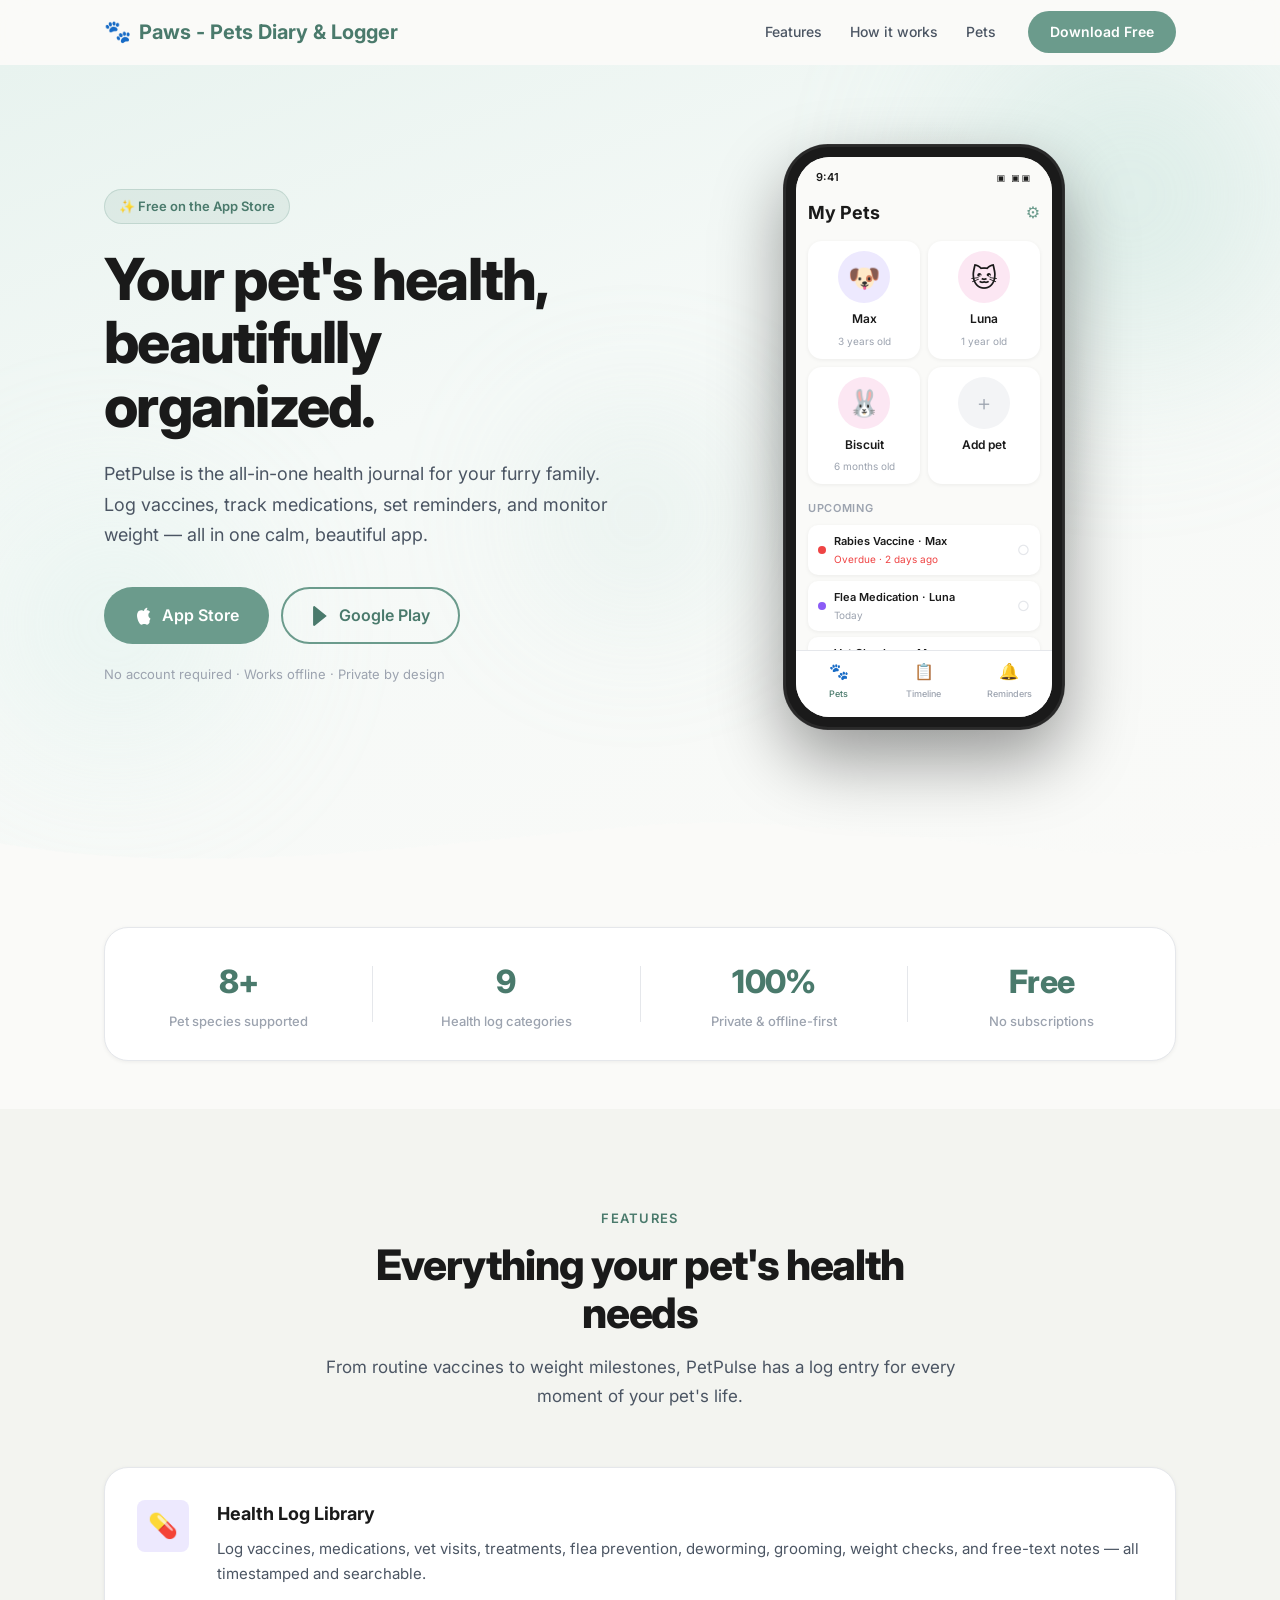
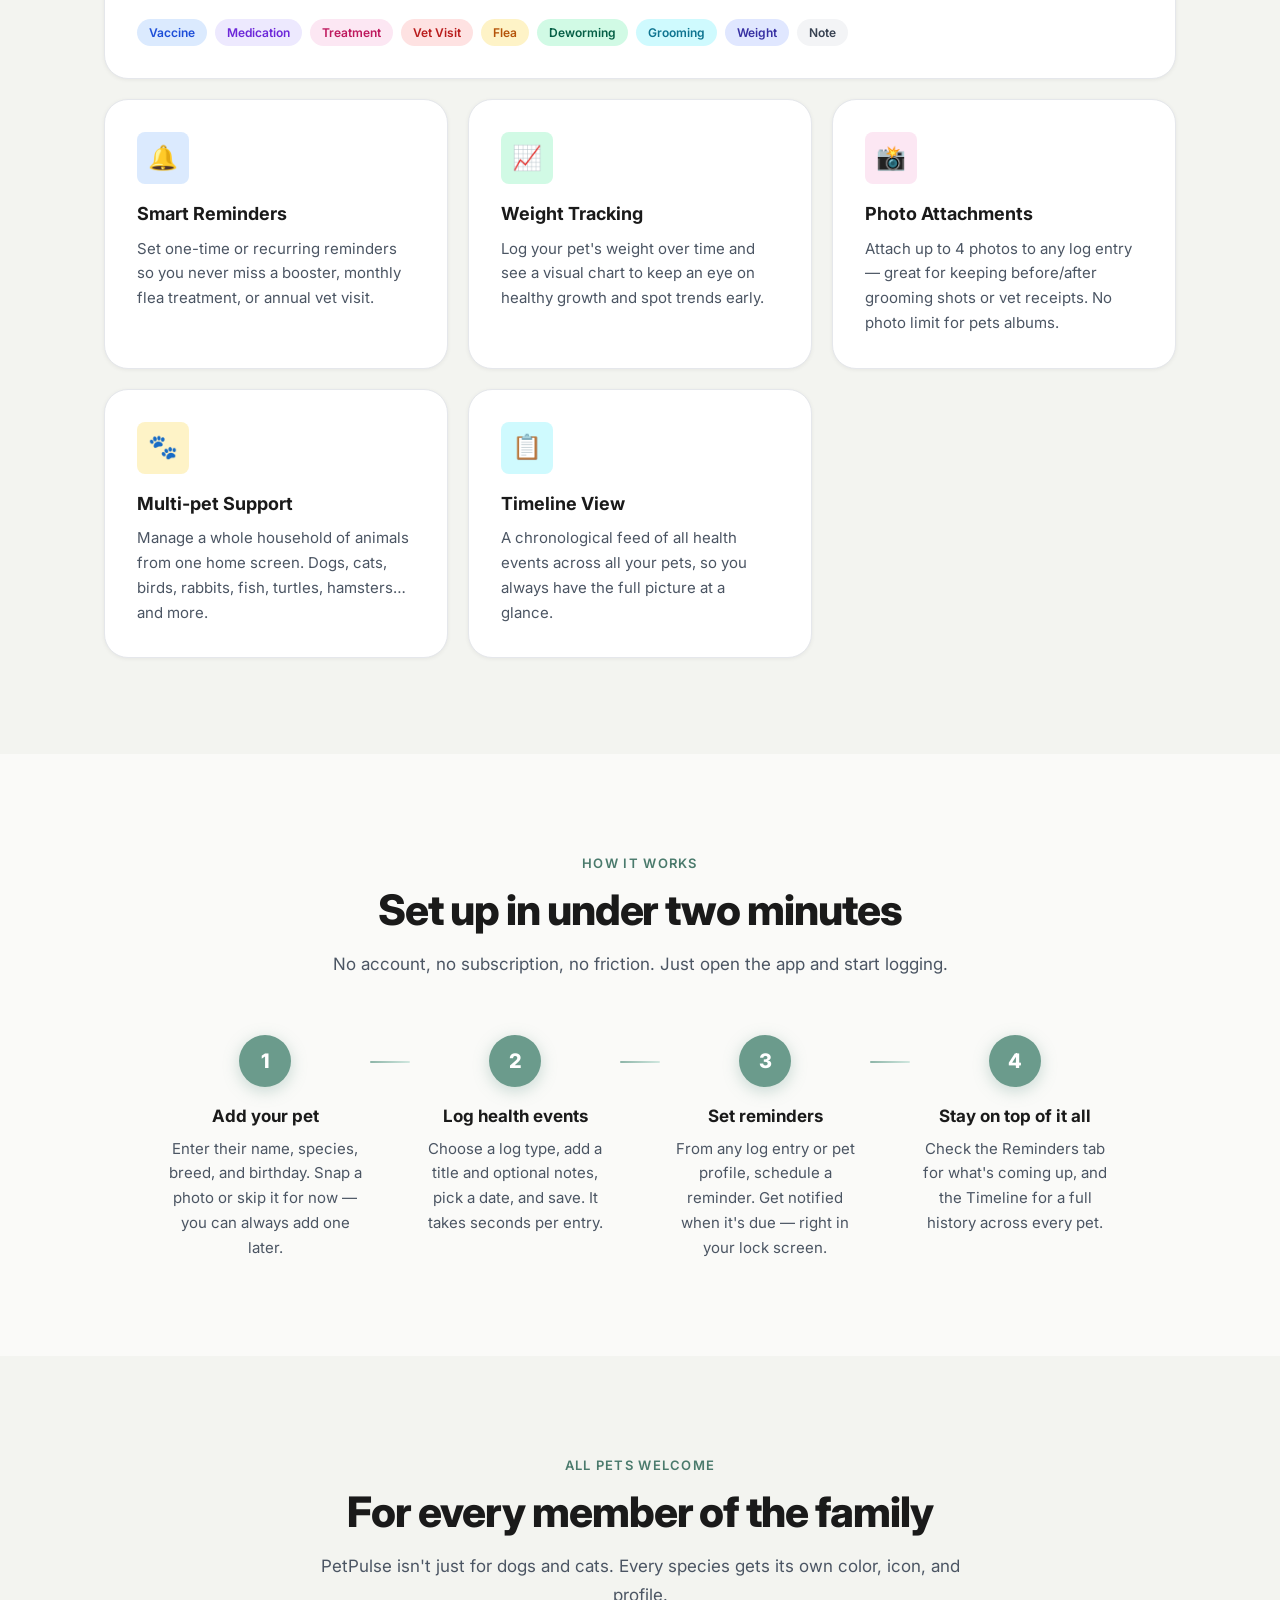
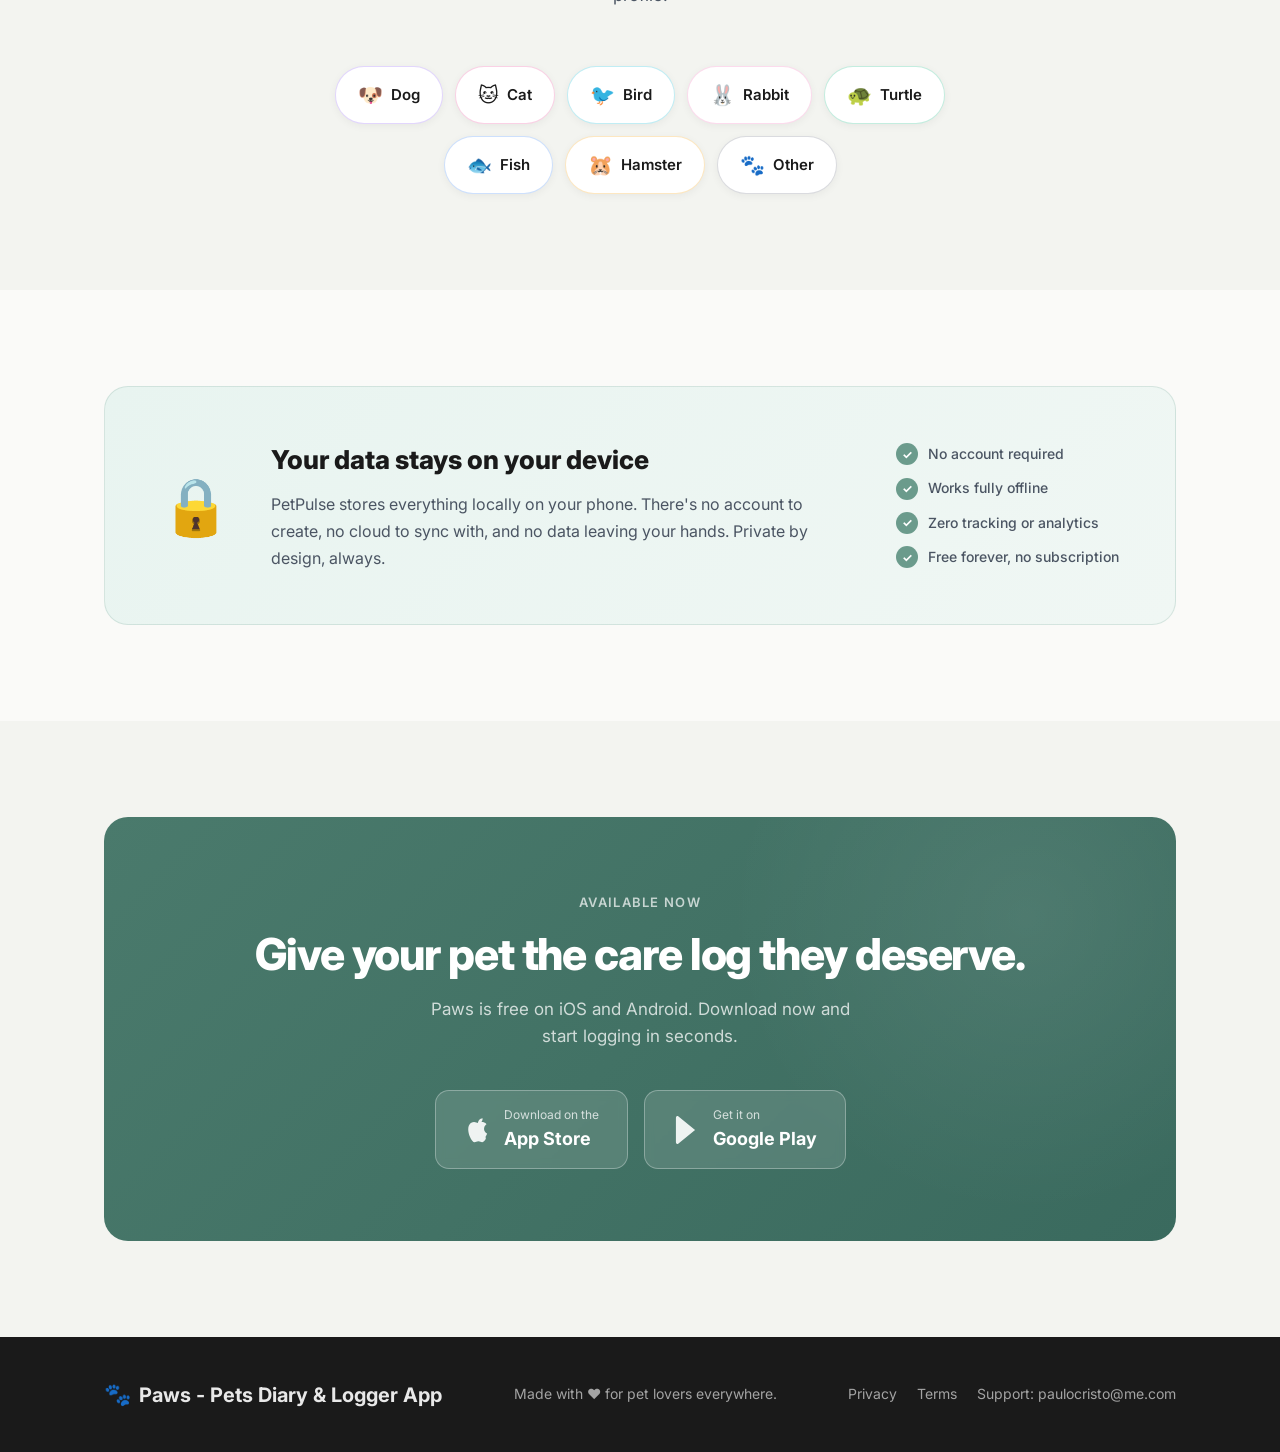
<file: index.html>
<!DOCTYPE html>
<html lang="en">
<head>
  <meta charset="UTF-8" />
  <meta name="viewport" content="width=device-width, initial-scale=1.0" />
  <title>Paws - Smart Pet Health Tracker</title>
  <meta name="description" content="Track vaccines, medications, vet visits, and more for all your pets. PetPulse is the all-in-one health journal for your furry, feathered, and scaly family members." />
  <link rel="preconnect" href="https://fonts.googleapis.com" />
  <link rel="preconnect" href="https://fonts.gstatic.com" crossorigin />
  <link href="https://fonts.googleapis.com/css2?family=Inter:wght@300;400;500;600;700;800&display=swap" rel="stylesheet" />
  <link rel="stylesheet" href="style.css" />
</head>
<body>

  <!-- NAV -->
  <nav class="nav" id="nav">
    <div class="nav-inner container">
      <a href="#" class="nav-logo">
        <span class="logo-icon">🐾</span>
        <span class="logo-text">Paws - Pets Diary & Logger</span>
      </a>
      <div class="nav-links">
        <a href="#features">Features</a>
        <a href="#how-it-works">How it works</a>
        <a href="#pets">Pets</a>
      </div>
      <a href="#download" class="btn btn-primary btn-sm">Download Free</a>
    </div>
  </nav>

  <!-- HERO -->
  <section class="hero">
    <div class="hero-bg-blobs" aria-hidden="true">
      <div class="blob blob-1"></div>
      <div class="blob blob-2"></div>
      <div class="blob blob-3"></div>
    </div>
    <div class="container hero-inner">
      <div class="hero-copy">
        <div class="badge">✨ Free on the App Store</div>
        <h1 class="hero-title">Your pet's health,<br />beautifully organized.</h1>
        <p class="hero-sub">
          PetPulse is the all-in-one health journal for your furry family. Log vaccines, track medications, set reminders, and monitor weight — all in one calm, beautiful app.
        </p>
        <div class="hero-actions">
          <a href="https://apps.apple.com/us/app/paws-pets-diary-vet-logger/id6761196437" class="btn btn-primary btn-lg">
            <svg width="20" height="20" viewBox="0 0 24 24" fill="currentColor"><path d="M18.71 19.5c-.83 1.44-1.74 2.88-3.05 2.91-1.3.03-1.7-.82-3.31-.82-1.64 0-2.08.8-3.32.82-1.27.03-2.28-1.56-3.15-2.99C3.64 15.13 2.85 10.07 4.6 7.4c.87-1.32 2.37-2.16 3.99-2.19 1.29-.02 2.51.87 3.3.87.78 0 2.26-1.07 3.8-.91.65.03 2.47.26 3.64 1.98-.09.06-2.17 1.28-2.15 3.81.03 3.02 2.65 4.03 2.68 4.04-.03.07-.42 1.44-1.38 2.83M13 3.5c.73-.83 1.94-1.46 2.94-1.5.13 1.17-.34 2.35-1.04 3.19-.69.85-1.83 1.51-2.95 1.42-.15-1.15.41-2.35 1.05-3.11z"/></svg>
            App Store
          </a>
          <a href="https://play.google.com/store/apps/details?id=com.paws.petslogger" class="btn btn-outline btn-lg">
            <svg width="20" height="20" viewBox="0 0 24 24" fill="currentColor"><path d="M3.18 23.76c.39.23.87.24 1.28.01L18.92 12 4.46.23C4.05 0 3.57.01 3.18.24 2.79.47 2.5.91 2.5 1.5v21c0 .59.29 1.03.68 1.26z"/></svg>
            Google Play
          </a>
        </div>
        <p class="hero-note">No account required · Works offline · Private by design</p>
      </div>
      <div class="hero-phone">
        <div class="phone-wrap">
          <div class="phone-frame">
            <div class="phone-screen">
              <div class="mock-status-bar">
                <span>9:41</span>
                <span class="mock-icons">▣ ▣▣</span>
              </div>
              <div class="mock-app">
                <div class="mock-header">
                  <span class="mock-title">My Pets</span>
                  <span class="mock-icon-btn">⚙</span>
                </div>
                <div class="mock-pet-grid">
                  <div class="mock-pet-card mock-pet-card--dog">
                    <div class="mock-pet-img">🐶</div>
                    <span class="mock-pet-name">Max</span>
                    <span class="mock-pet-sub">3 years old</span>
                  </div>
                  <div class="mock-pet-card mock-pet-card--cat">
                    <div class="mock-pet-img">🐱</div>
                    <span class="mock-pet-name">Luna</span>
                    <span class="mock-pet-sub">1 year old</span>
                  </div>
                  <div class="mock-pet-card mock-pet-card--rabbit">
                    <div class="mock-pet-img">🐰</div>
                    <span class="mock-pet-name">Biscuit</span>
                    <span class="mock-pet-sub">6 months old</span>
                  </div>
                  <div class="mock-pet-card mock-pet-card--add">
                    <div class="mock-pet-img">＋</div>
                    <span class="mock-pet-name">Add pet</span>
                    <span class="mock-pet-sub">&nbsp;</span>
                  </div>
                </div>
                <div class="mock-upcoming">
                  <span class="mock-section-label">Upcoming</span>
                  <div class="mock-reminder overdue">
                    <span class="mock-r-dot" style="background:#EF4444"></span>
                    <div class="mock-r-info">
                      <span class="mock-r-title">Rabies Vaccine · Max</span>
                      <span class="mock-r-date" style="color:#EF4444">Overdue · 2 days ago</span>
                    </div>
                    <span class="mock-r-check">○</span>
                  </div>
                  <div class="mock-reminder">
                    <span class="mock-r-dot" style="background:#8B5CF6"></span>
                    <div class="mock-r-info">
                      <span class="mock-r-title">Flea Medication · Luna</span>
                      <span class="mock-r-date">Today</span>
                    </div>
                    <span class="mock-r-check">○</span>
                  </div>
                  <div class="mock-reminder">
                    <span class="mock-r-dot" style="background:#3B82F6"></span>
                    <div class="mock-r-info">
                      <span class="mock-r-title">Vet Check-up · Max</span>
                      <span class="mock-r-date">In 3 days</span>
                    </div>
                    <span class="mock-r-check">○</span>
                  </div>
                </div>
              </div>
              <div class="mock-tab-bar">
                <div class="mock-tab active">
                  <span>🐾</span><span>Pets</span>
                </div>
                <div class="mock-tab">
                  <span>📋</span><span>Timeline</span>
                </div>
                <div class="mock-tab">
                  <span>🔔</span><span>Reminders</span>
                </div>
              </div>
            </div>
          </div>
          <div class="phone-glow" aria-hidden="true"></div>
        </div>
      </div>
    </div>
    <div class="hero-wave" aria-hidden="true">
      <svg viewBox="0 0 1440 80" fill="none" xmlns="http://www.w3.org/2000/svg" preserveAspectRatio="none">
        <path d="M0 80L1440 80L1440 40C1200 80 960 0 720 20C480 40 240 80 0 40L0 80Z" fill="#FAFAF8"/>
      </svg>
    </div>
  </section>

  <!-- SOCIAL PROOF STRIP -->
  <section class="proof container">
    <div class="proof-inner">
      <div class="proof-stat">
        <span class="proof-num">8+</span>
        <span class="proof-label">Pet species supported</span>
      </div>
      <div class="proof-divider"></div>
      <div class="proof-stat">
        <span class="proof-num">9</span>
        <span class="proof-label">Health log categories</span>
      </div>
      <div class="proof-divider"></div>
      <div class="proof-stat">
        <span class="proof-num">100%</span>
        <span class="proof-label">Private &amp; offline-first</span>
      </div>
      <div class="proof-divider"></div>
      <div class="proof-stat">
        <span class="proof-num">Free</span>
        <span class="proof-label">No subscriptions</span>
      </div>
    </div>
  </section>

  <!-- FEATURES -->
  <section class="features section" id="features">
    <div class="container">
      <div class="section-header">
        <span class="section-eyebrow">Features</span>
        <h2 class="section-title">Everything your pet's health needs</h2>
        <p class="section-sub">From routine vaccines to weight milestones, PetPulse has a log entry for every moment of your pet's life.</p>
      </div>

      <div class="features-grid">

        <div class="feature-card feature-card--wide">
          <div class="feature-icon" style="background:#EDE9FE; color:#7C3AED;">💊</div>
          <div class="feature-text">
            <h3>Health Log Library</h3>
            <p>Log vaccines, medications, vet visits, treatments, flea prevention, deworming, grooming, weight checks, and free-text notes — all timestamped and searchable.</p>
          </div>
          <div class="feature-tags">
            <span class="tag tag--blue">Vaccine</span>
            <span class="tag tag--purple">Medication</span>
            <span class="tag tag--pink">Treatment</span>
            <span class="tag tag--red">Vet Visit</span>
            <span class="tag tag--yellow">Flea</span>
            <span class="tag tag--green">Deworming</span>
            <span class="tag tag--cyan">Grooming</span>
            <span class="tag tag--indigo">Weight</span>
            <span class="tag tag--gray">Note</span>
          </div>
        </div>

        <div class="feature-card">
          <div class="feature-icon" style="background:#DBEAFE; color:#2563EB;">🔔</div>
          <h3>Smart Reminders</h3>
          <p>Set one-time or recurring reminders so you never miss a booster, monthly flea treatment, or annual vet visit.</p>
        </div>

        <div class="feature-card">
          <div class="feature-icon" style="background:#D1FAE5; color:#059669;">📈</div>
          <h3>Weight Tracking</h3>
          <p>Log your pet's weight over time and see a visual chart to keep an eye on healthy growth and spot trends early.</p>
        </div>

        <div class="feature-card">
          <div class="feature-icon" style="background:#FCE7F3; color:#DB2777;">📸</div>
          <h3>Photo Attachments</h3>
          <p>Attach up to 4 photos to any log entry — great for keeping before/after grooming shots or vet receipts. No photo limit for pets albums.</p>
        </div>

        <div class="feature-card">
          <div class="feature-icon" style="background:#FEF3C7; color:#D97706;">🐾</div>
          <h3>Multi-pet Support</h3>
          <p>Manage a whole household of animals from one home screen. Dogs, cats, birds, rabbits, fish, turtles, hamsters… and more.</p>
        </div>

        <div class="feature-card">
          <div class="feature-icon" style="background:#CFFAFE; color:#0891B2;">📋</div>
          <h3>Timeline View</h3>
          <p>A chronological feed of all health events across all your pets, so you always have the full picture at a glance.</p>
        </div>

      </div>
    </div>
  </section>

  <!-- HOW IT WORKS -->
  <section class="how section" id="how-it-works">
    <div class="container">
      <div class="section-header">
        <span class="section-eyebrow">How it works</span>
        <h2 class="section-title">Set up in under two minutes</h2>
        <p class="section-sub">No account, no subscription, no friction. Just open the app and start logging.</p>
      </div>

      <div class="steps">
        <div class="step">
          <div class="step-number">1</div>
          <div class="step-content">
            <h3>Add your pet</h3>
            <p>Enter their name, species, breed, and birthday. Snap a photo or skip it for now — you can always add one later.</p>
          </div>
        </div>
        <div class="step-connector" aria-hidden="true"></div>
        <div class="step">
          <div class="step-number">2</div>
          <div class="step-content">
            <h3>Log health events</h3>
            <p>Choose a log type, add a title and optional notes, pick a date, and save. It takes seconds per entry.</p>
          </div>
        </div>
        <div class="step-connector" aria-hidden="true"></div>
        <div class="step">
          <div class="step-number">3</div>
          <div class="step-content">
            <h3>Set reminders</h3>
            <p>From any log entry or pet profile, schedule a reminder. Get notified when it's due — right in your lock screen.</p>
          </div>
        </div>
        <div class="step-connector" aria-hidden="true"></div>
        <div class="step">
          <div class="step-number">4</div>
          <div class="step-content">
            <h3>Stay on top of it all</h3>
            <p>Check the Reminders tab for what's coming up, and the Timeline for a full history across every pet.</p>
          </div>
        </div>
      </div>
    </div>
  </section>

  <!-- PETS SECTION -->
  <section class="pets-section section" id="pets">
    <div class="container">
      <div class="section-header">
        <span class="section-eyebrow">All pets welcome</span>
        <h2 class="section-title">For every member of the family</h2>
        <p class="section-sub">PetPulse isn't just for dogs and cats. Every species gets its own color, icon, and profile.</p>
      </div>

      <div class="pets-grid">
        <div class="pet-pill" style="--pet-color: #8B5CF6">
          <span class="pet-emoji">🐶</span>
          <span>Dog</span>
        </div>
        <div class="pet-pill" style="--pet-color: #EC4899">
          <span class="pet-emoji">🐱</span>
          <span>Cat</span>
        </div>
        <div class="pet-pill" style="--pet-color: #06B6D4">
          <span class="pet-emoji">🐦</span>
          <span>Bird</span>
        </div>
        <div class="pet-pill" style="--pet-color: #F472B6">
          <span class="pet-emoji">🐰</span>
          <span>Rabbit</span>
        </div>
        <div class="pet-pill" style="--pet-color: #10B981">
          <span class="pet-emoji">🐢</span>
          <span>Turtle</span>
        </div>
        <div class="pet-pill" style="--pet-color: #3B82F6">
          <span class="pet-emoji">🐟</span>
          <span>Fish</span>
        </div>
        <div class="pet-pill" style="--pet-color: #F59E0B">
          <span class="pet-emoji">🐹</span>
          <span>Hamster</span>
        </div>
        <div class="pet-pill" style="--pet-color: #6B7280">
          <span class="pet-emoji">🐾</span>
          <span>Other</span>
        </div>
      </div>
    </div>
  </section>

  <!-- PRIVACY SECTION -->
  <section class="privacy-section section">
    <div class="container">
      <div class="privacy-card">
        <div class="privacy-icon">🔒</div>
        <div class="privacy-text">
          <h2>Your data stays on your device</h2>
          <p>PetPulse stores everything locally on your phone. There's no account to create, no cloud to sync with, and no data leaving your hands. Private by design, always.</p>
        </div>
        <div class="privacy-checks">
          <div class="check-item">
            <span class="check-dot check-dot--green">✓</span>
            <span>No account required</span>
          </div>
          <div class="check-item">
            <span class="check-dot check-dot--green">✓</span>
            <span>Works fully offline</span>
          </div>
          <div class="check-item">
            <span class="check-dot check-dot--green">✓</span>
            <span>Zero tracking or analytics</span>
          </div>
          <div class="check-item">
            <span class="check-dot check-dot--green">✓</span>
            <span>Free forever, no subscription</span>
          </div>
        </div>
      </div>
    </div>
  </section>

  <!-- DOWNLOAD CTA -->
  <section class="download section" id="download">
    <div class="container">
      <div class="download-card">
        <div class="download-blob" aria-hidden="true"></div>
        <span class="download-eyebrow">Available now</span>
        <h2 class="download-title">Give your pet the care log they deserve.</h2>
        <p class="download-sub">Paws is free on iOS and Android. Download now and start logging in seconds.</p>
        <div class="download-btns">
          <a href="https://apps.apple.com/us/app/paws-pets-diary-logger/id6761196437" class="store-btn">
            <span class="store-icon">
              <svg viewBox="0 0 24 24" width="28" height="28" fill="currentColor"><path d="M18.71 19.5c-.83 1.44-1.74 2.88-3.05 2.91-1.3.03-1.7-.82-3.31-.82-1.64 0-2.08.8-3.32.82-1.27.03-2.28-1.56-3.15-2.99C3.64 15.13 2.85 10.07 4.6 7.4c.87-1.32 2.37-2.16 3.99-2.19 1.29-.02 2.51.87 3.3.87.78 0 2.26-1.07 3.8-.91.65.03 2.47.26 3.64 1.98-.09.06-2.17 1.28-2.15 3.81.03 3.02 2.65 4.03 2.68 4.04-.03.07-.42 1.44-1.38 2.83M13 3.5c.73-.83 1.94-1.46 2.94-1.5.13 1.17-.34 2.35-1.04 3.19-.69.85-1.83 1.51-2.95 1.42-.15-1.15.41-2.35 1.05-3.11z"/></svg>
            </span>
            <span class="store-text">
              <span class="store-sub">Download on the</span>
              <span class="store-name">App Store</span>
            </span>
          </a>
          <a href="https://play.google.com/store/apps/details?id=com.pcdreams.petlogger" class="store-btn">
            <span class="store-icon">
              <svg viewBox="0 0 24 24" width="28" height="28" fill="currentColor"><path d="M3.18 23.76c.39.23.87.24 1.28.01L18.92 12 4.46.23C4.05 0 3.57.01 3.18.24 2.79.47 2.5.91 2.5 1.5v21c0 .59.29 1.03.68 1.26z"/></svg>
            </span>
            <span class="store-text">
              <span class="store-sub">Get it on</span>
              <span class="store-name">Google Play</span>
            </span>
          </a>
        </div>
      </div>
    </div>
  </section>

  <!-- FOOTER -->
  <footer class="footer">
    <div class="container footer-inner">
      <a href="#" class="nav-logo">
        <span class="logo-icon">🐾</span>
        <span class="logo-text">Paws - Pets Diary & Logger App</span>
      </a>
      <p class="footer-tagline">Made with ❤️ for pet lovers everywhere.</p>
      <div class="footer-links">
        <a href="privacy.html">Privacy</a>
        <a href="terms.html">Terms</a>
        <a href="mailto:paulocristo@me.com">Support: paulocristo@me.com</a>
      </div>
    </div>
  </footer>

  <script src="main.js"></script>
</body>
</html>
</file>
<file: style.css>
/* ─────────────────────────────────────────
   PetPulse Landing Page — style.css
   ───────────────────────────────────────── */

/* === RESET & BASE === */
*, *::before, *::after { box-sizing: border-box; margin: 0; padding: 0; }

:root {
  --primary:        #6B9B8C;
  --primary-dark:   #4A7A6C;
  --primary-light:  #8CB4A7;
  --bg:             #FAFAF8;
  --bg-alt:         #F3F4F0;
  --white:          #FFFFFF;
  --text:           #1A1A1A;
  --text-2:         #4B5563;
  --text-3:         #9CA3AF;
  --border:         #E5E7EB;
  --radius-sm:      8px;
  --radius:         16px;
  --radius-lg:      24px;
  --shadow-sm:      0 1px 4px rgba(0,0,0,.06);
  --shadow:         0 4px 20px rgba(0,0,0,.08);
  --shadow-lg:      0 16px 60px rgba(0,0,0,.12);
  --font:           'Inter', system-ui, sans-serif;
  --transition:     .2s ease;
}

html { scroll-behavior: smooth; }

body {
  font-family: var(--font);
  background: var(--bg);
  color: var(--text);
  line-height: 1.6;
  -webkit-font-smoothing: antialiased;
  overflow-x: hidden;
}

a { text-decoration: none; color: inherit; }
img { display: block; max-width: 100%; }

.container {
  max-width: 1120px;
  margin-inline: auto;
  padding-inline: 24px;
}

.section { padding-block: 96px; }

/* === BUTTONS === */
.btn {
  display: inline-flex;
  align-items: center;
  gap: 8px;
  font-family: var(--font);
  font-weight: 600;
  border-radius: 50px;
  cursor: pointer;
  transition: var(--transition);
  white-space: nowrap;
  border: 2px solid transparent;
  text-decoration: none;
}
.btn-primary {
  background: var(--primary);
  color: var(--white);
}
.btn-primary:hover { background: var(--primary-dark); transform: translateY(-1px); box-shadow: 0 8px 24px rgba(107,155,140,.35); }
.btn-outline {
  background: transparent;
  color: var(--primary-dark);
  border-color: var(--primary);
}
.btn-outline:hover { background: var(--primary); color: var(--white); transform: translateY(-1px); }
.btn-sm  { font-size: 14px; padding: 8px 20px; }
.btn-lg  { font-size: 16px; padding: 14px 28px; }

/* === NAV === */
.nav {
  position: sticky;
  top: 0;
  z-index: 100;
  background: rgba(250,250,248,.88);
  backdrop-filter: blur(16px);
  -webkit-backdrop-filter: blur(16px);
  border-bottom: 1px solid transparent;
  transition: border-color .3s;
}
.nav.scrolled { border-bottom-color: var(--border); }

.nav-inner {
  display: flex;
  align-items: center;
  gap: 32px;
  height: 64px;
}
.nav-logo {
  display: flex;
  align-items: center;
  gap: 8px;
  font-size: 20px;
  font-weight: 700;
  color: var(--text);
  margin-right: auto;
}
.logo-icon { font-size: 22px; }
.logo-text { color: var(--primary-dark); }

.nav-links {
  display: flex;
  gap: 28px;
}
.nav-links a {
  font-size: 14px;
  font-weight: 500;
  color: var(--text-2);
  transition: color var(--transition);
}
.nav-links a:hover { color: var(--primary-dark); }

/* === HERO === */
.hero {
  position: relative;
  padding-top: 80px;
  background: linear-gradient(160deg, #e8f3ef 0%, #f5f9f7 40%, var(--bg) 100%);
  overflow: hidden;
}

.hero-bg-blobs { position: absolute; inset: 0; pointer-events: none; }
.blob {
  position: absolute;
  border-radius: 50%;
  filter: blur(80px);
  opacity: .45;
}
.blob-1 {
  width: 500px; height: 500px;
  background: radial-gradient(circle, #a7d4c8, transparent 70%);
  top: -120px; right: -100px;
}
.blob-2 {
  width: 350px; height: 350px;
  background: radial-gradient(circle, #c7e8e0, transparent 70%);
  bottom: 80px; left: -60px;
}
.blob-3 {
  width: 250px; height: 250px;
  background: radial-gradient(circle, #b4d7ce, transparent 70%);
  top: 40%; left: 40%;
}

.hero-inner {
  position: relative;
  display: grid;
  grid-template-columns: 1fr 1fr;
  align-items: center;
  gap: 64px;
  padding-bottom: 80px;
}

.hero-copy { max-width: 520px; }

.badge {
  display: inline-flex;
  align-items: center;
  gap: 6px;
  background: rgba(107,155,140,.12);
  color: var(--primary-dark);
  font-size: 13px;
  font-weight: 600;
  padding: 6px 14px;
  border-radius: 50px;
  border: 1px solid rgba(107,155,140,.25);
  margin-bottom: 24px;
}

.hero-title {
  font-size: clamp(36px, 5vw, 58px);
  font-weight: 800;
  line-height: 1.1;
  letter-spacing: -0.03em;
  color: var(--text);
  margin-bottom: 20px;
}

.hero-sub {
  font-size: 18px;
  color: var(--text-2);
  line-height: 1.7;
  margin-bottom: 36px;
}

.hero-actions {
  display: flex;
  gap: 12px;
  flex-wrap: wrap;
  margin-bottom: 20px;
}

.hero-note {
  font-size: 13px;
  color: var(--text-3);
}

/* === PHONE MOCKUP === */
.hero-phone {
  display: flex;
  justify-content: center;
  align-items: center;
}
.phone-wrap {
  position: relative;
  display: flex;
  justify-content: center;
}
.phone-glow {
  position: absolute;
  inset: -30px;
  background: radial-gradient(ellipse at center, rgba(107,155,140,.25) 0%, transparent 70%);
  pointer-events: none;
  border-radius: 50%;
}
.phone-frame {
  width: 280px;
  background: #1a1a1a;
  border-radius: 44px;
  padding: 12px;
  box-shadow:
    0 0 0 1px #333,
    0 30px 70px rgba(0,0,0,.4),
    inset 0 0 0 2px #2a2a2a;
  position: relative;
  z-index: 1;
}
.phone-screen {
  background: var(--bg);
  border-radius: 34px;
  overflow: hidden;
  height: 560px;
  display: flex;
  flex-direction: column;
}

/* Phone internals – mock UI */
.mock-status-bar {
  background: var(--bg);
  display: flex;
  justify-content: space-between;
  align-items: center;
  padding: 12px 20px 4px;
  font-size: 11px;
  font-weight: 600;
  color: var(--text);
}
.mock-icons { letter-spacing: 2px; font-size: 9px; }

.mock-app { flex: 1; overflow: hidden; padding: 8px 12px; }
.mock-header {
  display: flex;
  justify-content: space-between;
  align-items: center;
  margin-bottom: 14px;
}
.mock-title { font-size: 18px; font-weight: 700; color: var(--text); }
.mock-icon-btn { font-size: 16px; color: var(--primary); }

.mock-pet-grid {
  display: grid;
  grid-template-columns: 1fr 1fr;
  gap: 8px;
  margin-bottom: 16px;
}
.mock-pet-card {
  background: white;
  border-radius: 14px;
  padding: 10px;
  display: flex;
  flex-direction: column;
  align-items: center;
  gap: 4px;
  box-shadow: var(--shadow-sm);
}
.mock-pet-img {
  width: 52px;
  height: 52px;
  border-radius: 50%;
  display: flex;
  align-items: center;
  justify-content: center;
  font-size: 26px;
  margin-bottom: 2px;
}
.mock-pet-card--dog .mock-pet-img   { background: #EDE9FE; }
.mock-pet-card--cat .mock-pet-img   { background: #FCE7F3; }
.mock-pet-card--rabbit .mock-pet-img{ background: #FCE7F3; }
.mock-pet-card--add .mock-pet-img   { background: #F3F4F6; color: #9CA3AF; font-size: 20px; }
.mock-pet-name { font-size: 12px; font-weight: 600; color: var(--text); }
.mock-pet-sub  { font-size: 10px; color: var(--text-3); }

.mock-upcoming { }
.mock-section-label {
  font-size: 11px;
  font-weight: 600;
  text-transform: uppercase;
  letter-spacing: .06em;
  color: var(--text-3);
  display: block;
  margin-bottom: 8px;
}
.mock-reminder {
  display: flex;
  align-items: center;
  gap: 8px;
  background: white;
  border-radius: 10px;
  padding: 8px 10px;
  margin-bottom: 6px;
  box-shadow: var(--shadow-sm);
}
.mock-r-dot {
  width: 8px;
  height: 8px;
  border-radius: 50%;
  flex-shrink: 0;
}
.mock-r-info { flex: 1; }
.mock-r-title { font-size: 11px; font-weight: 600; color: var(--text); display: block; }
.mock-r-date  { font-size: 10px; color: var(--text-3); display: block; }
.mock-r-check { font-size: 14px; color: var(--border); }

.mock-tab-bar {
  display: flex;
  background: white;
  border-top: 1px solid var(--border);
  padding: 8px 0 16px;
}
.mock-tab {
  flex: 1;
  display: flex;
  flex-direction: column;
  align-items: center;
  gap: 2px;
  font-size: 9px;
  color: var(--text-3);
  font-weight: 500;
}
.mock-tab span:first-child { font-size: 16px; }
.mock-tab.active { color: var(--primary-dark); }

.hero-wave {
  position: relative;
  margin-top: -1px;
  line-height: 0;
}
.hero-wave svg { width: 100%; display: block; }

/* === PROOF STRIP === */
.proof { padding-block: 48px; }
.proof-inner {
  display: flex;
  align-items: center;
  justify-content: center;
  gap: 0;
  background: white;
  border-radius: var(--radius-lg);
  border: 1px solid var(--border);
  box-shadow: var(--shadow-sm);
  overflow: hidden;
}
.proof-stat {
  flex: 1;
  display: flex;
  flex-direction: column;
  align-items: center;
  padding: 28px 20px;
  gap: 4px;
}
.proof-num {
  font-size: 32px;
  font-weight: 800;
  color: var(--primary-dark);
  letter-spacing: -0.02em;
}
.proof-label {
  font-size: 13px;
  color: var(--text-3);
  font-weight: 500;
  text-align: center;
}
.proof-divider {
  width: 1px;
  height: 56px;
  background: var(--border);
  flex-shrink: 0;
}

/* === SECTION HEADER === */
.section-header {
  text-align: center;
  margin-bottom: 56px;
  max-width: 640px;
  margin-inline: auto;
  margin-bottom: 56px;
}
.section-eyebrow {
  display: inline-block;
  font-size: 13px;
  font-weight: 600;
  text-transform: uppercase;
  letter-spacing: .1em;
  color: var(--primary-dark);
  margin-bottom: 12px;
}
.section-title {
  font-size: clamp(28px, 4vw, 42px);
  font-weight: 800;
  letter-spacing: -0.025em;
  line-height: 1.15;
  margin-bottom: 16px;
  color: var(--text);
}
.section-sub {
  font-size: 17px;
  color: var(--text-2);
  line-height: 1.7;
}

/* === FEATURES === */
.features { background: var(--bg-alt); }

.features-grid {
  display: grid;
  grid-template-columns: repeat(3, 1fr);
  gap: 20px;
}
.feature-card--wide { grid-column: span 3; }

.feature-card {
  background: white;
  border-radius: var(--radius-lg);
  padding: 32px;
  border: 1px solid var(--border);
  box-shadow: var(--shadow-sm);
  transition: transform var(--transition), box-shadow var(--transition);
}
.feature-card:hover {
  transform: translateY(-4px);
  box-shadow: var(--shadow);
}
.feature-card--wide {
  display: flex;
  align-items: flex-start;
  gap: 28px;
  flex-wrap: wrap;
}
.feature-card--wide .feature-text { flex: 1; min-width: 240px; }
.feature-card--wide .feature-tags { display: flex; flex-wrap: wrap; gap: 8px; align-items: flex-start; padding-top: 4px; }

.feature-icon {
  width: 52px;
  height: 52px;
  border-radius: var(--radius-sm);
  display: flex;
  align-items: center;
  justify-content: center;
  font-size: 24px;
  flex-shrink: 0;
  margin-bottom: 16px;
}
.feature-card--wide .feature-icon { margin-bottom: 0; }

.feature-card h3 {
  font-size: 18px;
  font-weight: 700;
  margin-bottom: 8px;
  color: var(--text);
}
.feature-card p {
  font-size: 15px;
  color: var(--text-2);
  line-height: 1.65;
}

/* Tags */
.tag {
  display: inline-block;
  font-size: 12px;
  font-weight: 600;
  padding: 4px 12px;
  border-radius: 50px;
}
.tag--blue   { background: #DBEAFE; color: #1D4ED8; }
.tag--purple { background: #EDE9FE; color: #6D28D9; }
.tag--pink   { background: #FCE7F3; color: #BE185D; }
.tag--red    { background: #FEE2E2; color: #B91C1C; }
.tag--yellow { background: #FEF3C7; color: #B45309; }
.tag--green  { background: #D1FAE5; color: #065F46; }
.tag--cyan   { background: #CFFAFE; color: #0E7490; }
.tag--indigo { background: #E0E7FF; color: #3730A3; }
.tag--gray   { background: #F3F4F6; color: #374151; }

/* === HOW IT WORKS === */
.how { background: var(--bg); }

.steps {
  display: flex;
  align-items: flex-start;
  gap: 0;
  max-width: 960px;
  margin-inline: auto;
}
.step {
  flex: 1;
  display: flex;
  flex-direction: column;
  align-items: center;
  text-align: center;
  gap: 16px;
}
.step-number {
  width: 52px;
  height: 52px;
  border-radius: 50%;
  background: var(--primary);
  color: white;
  font-size: 20px;
  font-weight: 800;
  display: flex;
  align-items: center;
  justify-content: center;
  flex-shrink: 0;
  box-shadow: 0 4px 16px rgba(107,155,140,.35);
}
.step-content h3 {
  font-size: 17px;
  font-weight: 700;
  margin-bottom: 6px;
  color: var(--text);
}
.step-content p {
  font-size: 15px;
  color: var(--text-2);
  line-height: 1.65;
  padding-inline: 8px;
}
.step-connector {
  flex-shrink: 0;
  width: 40px;
  height: 2px;
  background: linear-gradient(90deg, var(--primary-light), #d1e8e0);
  margin-top: 26px;
  border-radius: 2px;
}

/* === PETS === */
.pets-section { background: var(--bg-alt); }
.pets-grid {
  display: flex;
  flex-wrap: wrap;
  gap: 12px;
  justify-content: center;
  max-width: 700px;
  margin-inline: auto;
}
.pet-pill {
  display: inline-flex;
  align-items: center;
  gap: 8px;
  background: white;
  border: 1.5px solid color-mix(in srgb, var(--pet-color) 25%, transparent);
  color: var(--text);
  padding: 12px 22px;
  border-radius: 50px;
  font-size: 15px;
  font-weight: 600;
  box-shadow: 0 2px 8px rgba(0,0,0,.05);
  transition: transform var(--transition), box-shadow var(--transition);
}
.pet-pill:hover {
  transform: translateY(-3px);
  box-shadow: 0 8px 20px color-mix(in srgb, var(--pet-color) 25%, transparent);
}
.pet-emoji { font-size: 20px; }

/* === PRIVACY === */
.privacy-section { background: var(--bg); }
.privacy-card {
  background: linear-gradient(135deg, #e8f4f0 0%, #f0f7f4 100%);
  border: 1px solid rgba(107,155,140,.2);
  border-radius: var(--radius-lg);
  padding: 52px 56px;
  display: grid;
  grid-template-columns: auto 1fr auto;
  gap: 40px;
  align-items: center;
}
.privacy-icon {
  font-size: 56px;
  line-height: 1;
}
.privacy-text h2 {
  font-size: 26px;
  font-weight: 800;
  margin-bottom: 10px;
  color: var(--text);
}
.privacy-text p {
  font-size: 16px;
  color: var(--text-2);
  line-height: 1.7;
}
.privacy-checks {
  display: flex;
  flex-direction: column;
  gap: 12px;
  flex-shrink: 0;
}
.check-item {
  display: flex;
  align-items: center;
  gap: 10px;
  font-size: 14px;
  font-weight: 500;
  color: var(--text-2);
  white-space: nowrap;
}
.check-dot--green {
  width: 22px;
  height: 22px;
  border-radius: 50%;
  background: var(--primary);
  color: white;
  display: flex;
  align-items: center;
  justify-content: center;
  font-size: 12px;
  font-weight: 700;
  flex-shrink: 0;
}

/* === DOWNLOAD CTA === */
.download { background: var(--bg-alt); }
.download-card {
  position: relative;
  background: linear-gradient(135deg, var(--primary-dark) 0%, #3a6a5e 100%);
  border-radius: var(--radius-lg);
  padding: 72px 56px;
  text-align: center;
  overflow: hidden;
  color: white;
}
.download-blob {
  position: absolute;
  width: 600px;
  height: 600px;
  border-radius: 50%;
  background: radial-gradient(circle, rgba(255,255,255,.08) 0%, transparent 70%);
  top: -200px;
  right: -150px;
  pointer-events: none;
}
.download-eyebrow {
  display: inline-block;
  font-size: 13px;
  font-weight: 600;
  text-transform: uppercase;
  letter-spacing: .1em;
  color: rgba(255,255,255,.7);
  margin-bottom: 16px;
}
.download-title {
  font-size: clamp(28px, 4vw, 44px);
  font-weight: 800;
  letter-spacing: -0.025em;
  line-height: 1.15;
  margin-bottom: 16px;
  position: relative;
}
.download-sub {
  font-size: 17px;
  color: rgba(255,255,255,.75);
  max-width: 440px;
  margin-inline: auto;
  margin-bottom: 40px;
}
.download-btns {
  display: flex;
  justify-content: center;
  gap: 16px;
  flex-wrap: wrap;
}
.store-btn {
  display: inline-flex;
  align-items: center;
  gap: 12px;
  background: rgba(255,255,255,.12);
  border: 1.5px solid rgba(255,255,255,.3);
  color: white;
  padding: 14px 28px;
  border-radius: 14px;
  transition: all var(--transition);
  text-decoration: none;
  backdrop-filter: blur(4px);
}
.store-btn:hover {
  background: rgba(255,255,255,.22);
  transform: translateY(-2px);
  box-shadow: 0 8px 24px rgba(0,0,0,.2);
}
.store-icon { opacity: .9; display: flex; }
.store-text {
  display: flex;
  flex-direction: column;
  text-align: left;
  gap: 1px;
}
.store-sub  { font-size: 12px; opacity: .75; }
.store-name { font-size: 18px; font-weight: 700; }

/* === FOOTER === */
.footer {
  background: var(--text);
  color: rgba(255,255,255,.6);
  padding-block: 40px;
}
.footer-inner {
  display: flex;
  align-items: center;
  gap: 24px;
  flex-wrap: wrap;
}
.footer .nav-logo { color: white; }
.footer .logo-text { color: rgba(255,255,255,.9); }
.footer-tagline {
  flex: 1;
  font-size: 14px;
  text-align: center;
}
.footer-links {
  display: flex;
  gap: 20px;
}
.footer-links a {
  font-size: 14px;
  transition: color var(--transition);
}
.footer-links a:hover { color: white; }

/* === RESPONSIVE === */
@media (max-width: 1000px) {
  .hero-inner { grid-template-columns: 1fr; }
  .hero-phone { order: -1; }
  .hero-copy  { max-width: 100%; text-align: center; }
  .hero-actions { justify-content: center; }
  .hero-note { text-align: center; }
  .badge { display: block; width: fit-content; margin-inline: auto; }
  .features-grid { grid-template-columns: 1fr 1fr; }
  .feature-card--wide { grid-column: span 2; }
  .privacy-card { grid-template-columns: 1fr; text-align: center; }
  .privacy-checks { align-items: center; }
}

@media (max-width: 720px) {
  .section { padding-block: 64px; }
  .nav-links { display: none; }
  .features-grid { grid-template-columns: 1fr; }
  .feature-card--wide { grid-column: span 1; flex-direction: column; }
  .steps { flex-direction: column; align-items: center; gap: 32px; }
  .step-connector { width: 2px; height: 32px; }
  .proof-inner { flex-direction: column; }
  .proof-divider { width: 80%; height: 1px; }
  .download-card { padding: 48px 28px; }
  .privacy-card { padding: 36px 28px; }
  .footer-inner { flex-direction: column; text-align: center; }
  .footer-tagline { order: 1; }
  .footer-links { justify-content: center; }
}

@media (max-width: 480px) {
  .hero { padding-top: 40px; }
  .phone-frame { width: 240px; }
  .phone-screen { height: 475px; }
}
</file>
